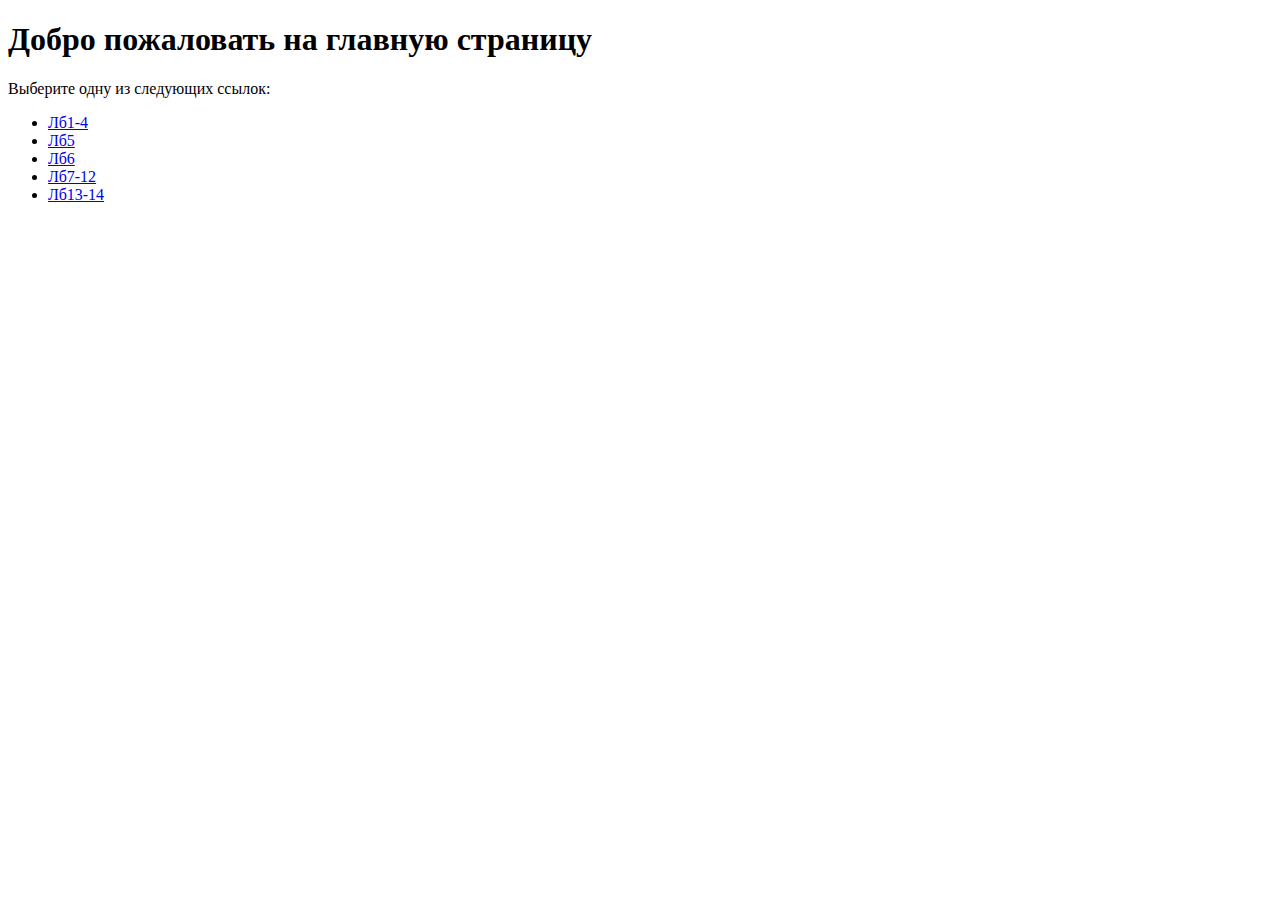
<file: index.html>
<!DOCTYPE html>
<html lang="ru">
<head>
    <meta charset="UTF-8">
    <meta name="viewport" content="width=device-width, initial-scale=1.0">
    <title>Главная страница</title>
</head>
<body>
    <h1>Добро пожаловать на главную страницу</h1>
    <p>Выберите одну из следующих ссылок:</p>
    <ul>
        <li><a href="1-4/first.html">Лб1-4</a></li>
        <li><a href="5/flexstat.html">Лб5</a></li>
        <li><a href="6/flexproc.html">Лб6</a></li>
        <li><a href="7-12/flex.html">Лб7-12</a></li>
        <li><a href="13-14/js.html">Лб13-14</a></li>
    </ul>
</body>
</html>
</file>
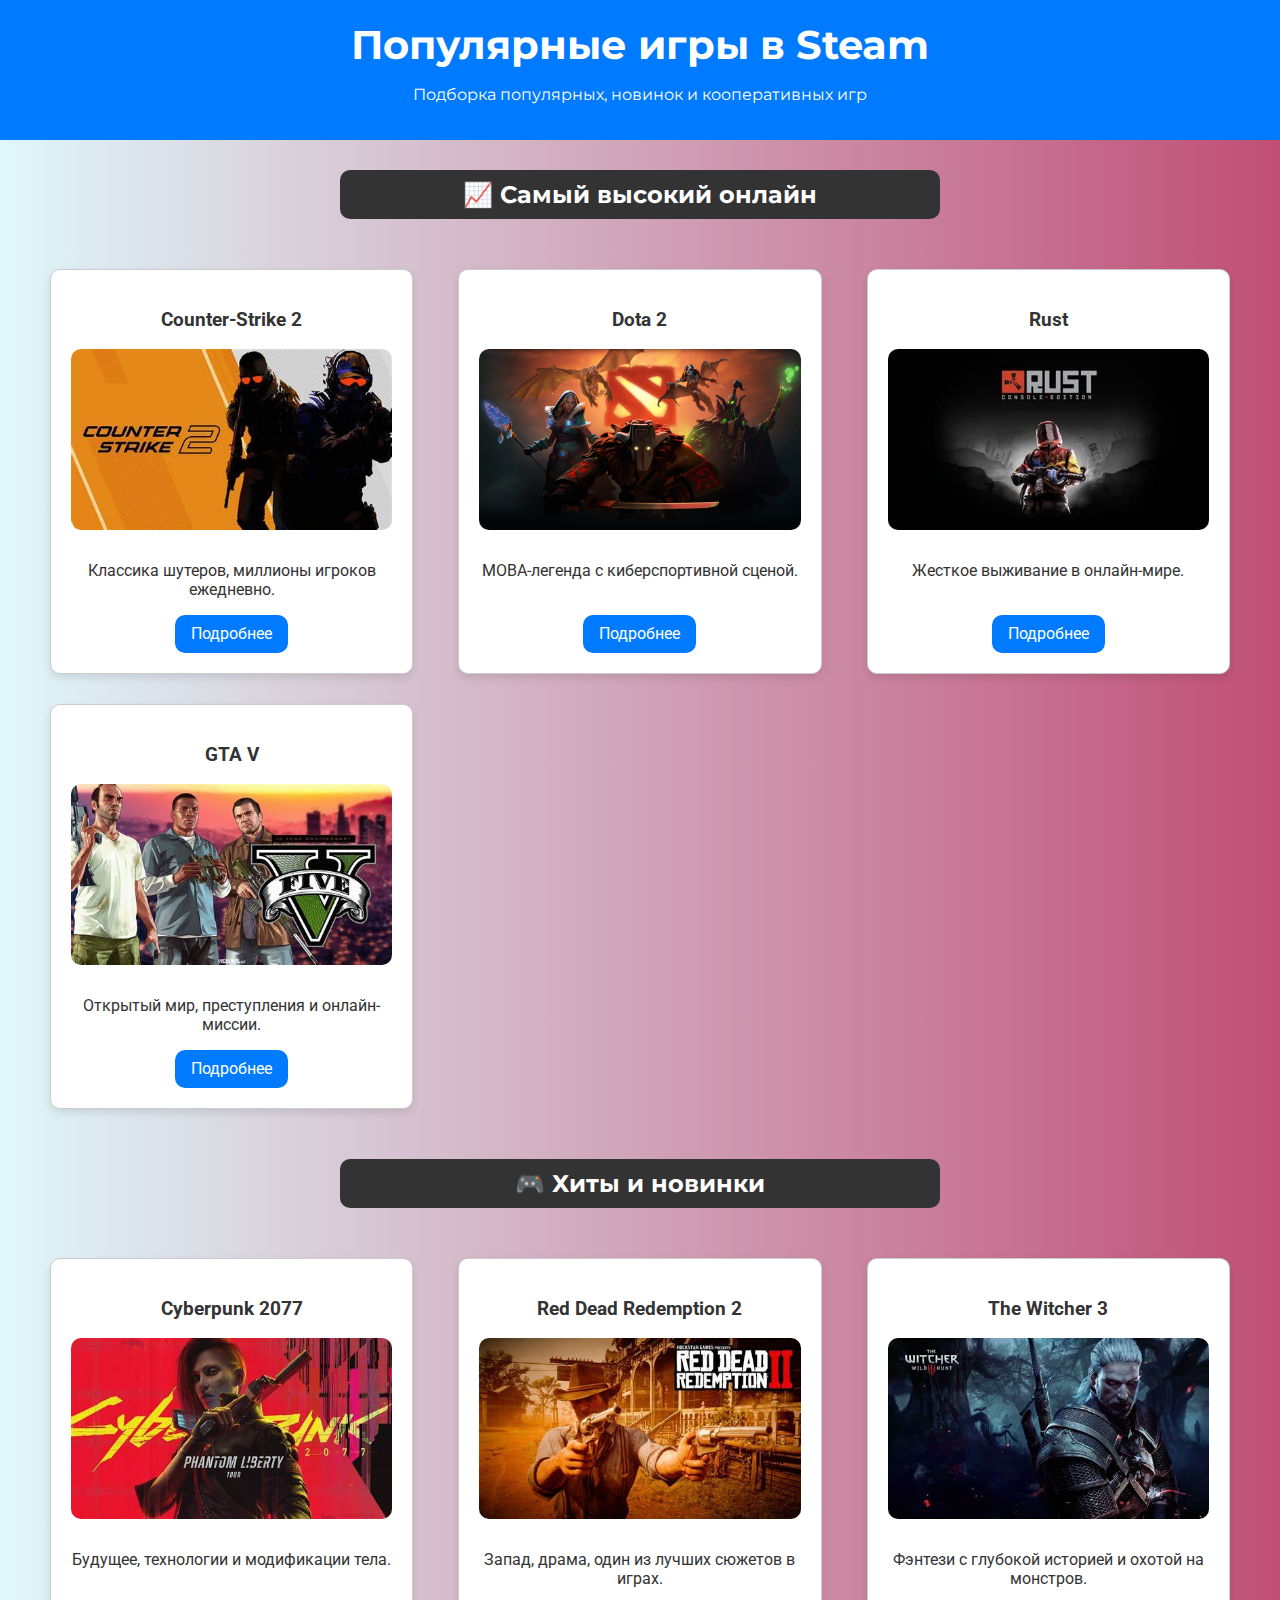
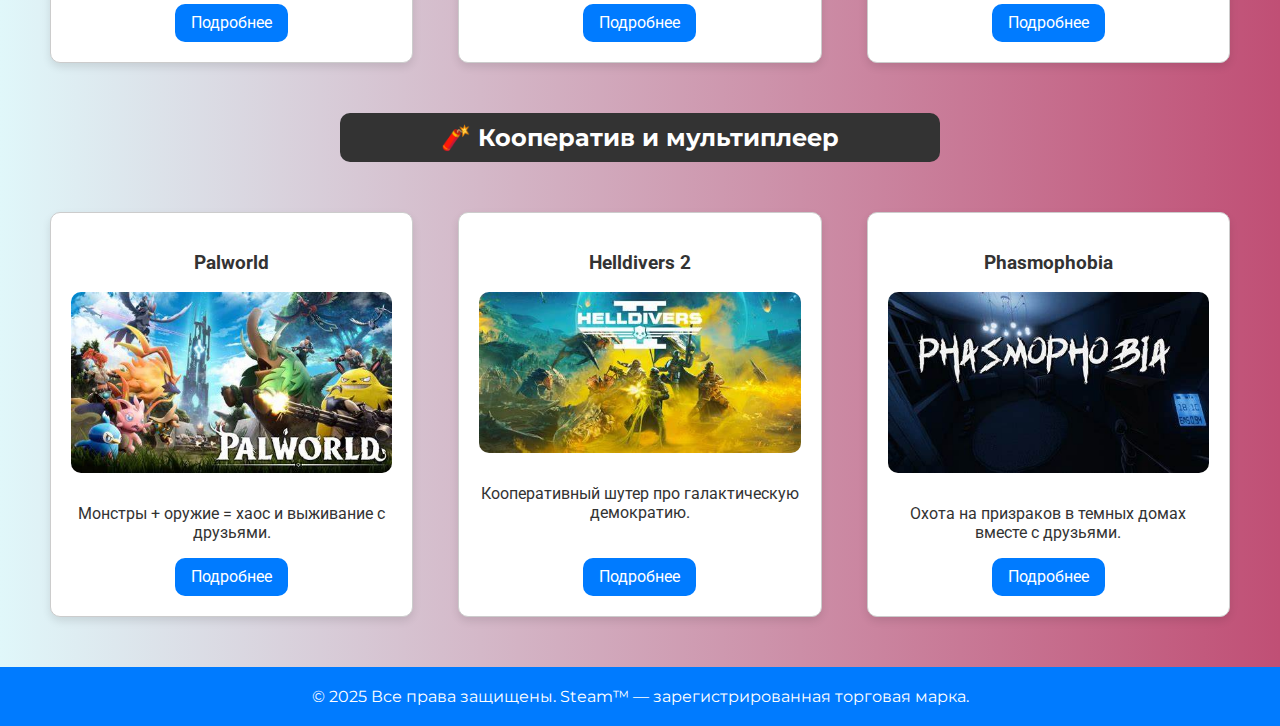
<file: flex%.html>
<!DOCTYPE html>
<html lang="ru">
<head>
  <meta charset="UTF-8">
  <title>Популярные игры в Steam</title>
  <link href="https://fonts.googleapis.com/css2?family=Roboto:wght@400;700&family=Montserrat:wght@400;700&display=swap" rel="stylesheet">
  <style>
      body {
    margin: 0;
    font-family: 'Roboto', sans-serif;
    background: linear-gradient(to right, #e0f7fa, #c04f75);
    color: #333;
    animation: fadeIn 1s;
  }

  * {
    box-sizing: border-box;
  }

  header, footer {
    background-color: #007BFF;
    color: white;
    text-align: center;
    padding: 20px;
    font-family: 'Montserrat', sans-serif;
  }

  h1 {
    margin: 0;
    font-size: 2.5em;
  }

  h2 {
    text-align: center;
    font-family: 'Montserrat', sans-serif;
    margin: 30px auto 10px;
    color: #fff;
    background-color: #333;
    padding: 10px;
    border-radius: var(--base-radius, 10px);
    max-width: 600px;
  }

  .flex-container {
    display: flex;
    flex-wrap: wrap;
    justify-content: space-between;
    gap: 30px;
    padding: var(--base-padding, 20px);
    margin: 30px;
  }

  .flex-item {
    flex: 1 1 calc(33.333% - 30px);
    max-width: calc(33.333% - 30px);
    background-color: #ffffff;
    padding: var(--base-padding, 20px);
    border: 1px solid #ccc;
    border-radius: var(--base-radius, 10px);
    box-shadow: 0 4px 8px rgba(0, 0, 0, 0.1);
    display: flex;
    flex-direction: column;
    align-items: center;
    text-align: center;
    transition: transform 0.3s;
  }

  .flex-item:hover {
    transform: scale(1.05);
  }

  .flex-item img {
    width: 100%;
    height: auto;
    border-radius: var(--base-radius, 10px);
    margin-bottom: 15px;
  }

  .button {
    background-color: #007BFF;
    color: white;
    padding: 0.6em 1em;
    font-size: var(--button-size, 1rem);
    border: none;
    border-radius: var(--base-radius, 10px);
    cursor: pointer;
    text-decoration: none;
    display: inline-block;
    margin-top: auto;
    transition: background-color 0.3s;
  }

    .button:hover {
      background-color: #005bb5;
    }

    @keyframes fadeIn {
      from { opacity: 0; }
      to { opacity: 1; }
    }

    footer p {
      margin: 0;
    }

    .highlight {
      flex-grow: 2;
      order: -1;
    }
  </style>
</head>
<body>

  <header>
    <h1>Популярные игры в Steam</h1>
    <p>Подборка популярных, новинок и кооперативных игр</p>
  </header>

  <!-- Раздел 1 -->
  <h2>📈 Самый высокий онлайн</h2>
  <div class="flex-container">
    <div class="flex-item">
      <h3>Counter-Strike 2</h3>
      <img src="image/Cs2.jpg" alt="Counter-Strike 2">
      <p>Классика шутеров, миллионы игроков ежедневно.</p>
      <a class="button" href="https://store.steampowered.com/app/730/" target="_blank">Подробнее</a>
    </div>
    <div class="flex-item">
      <h3>Dota 2</h3>
      <img src="image/Dota2.jpg" alt="Dota 2">
      <p>MOBA-легенда с киберспортивной сценой.</p>
      <a class="button" href="https://store.steampowered.com/app/570/" target="_blank">Подробнее</a>
    </div>
    <div class="flex-item">
      <h3>Rust</h3>
      <img src="image/Rust.jpg" alt="Rust">
      <p>Жесткое выживание в онлайн-мире.</p>
      <a class="button" href="https://store.steampowered.com/app/252490/" target="_blank">Подробнее</a>
    </div>
    <div class="flex-item">
      <h3>GTA V</h3>
      <img src="image/Gta5.jpg" alt="GTA V">
      <p>Открытый мир, преступления и онлайн-миссии.</p>
      <a class="button" href="https://store.steampowered.com/app/271590/" target="_blank">Подробнее</a>
    </div>
  </div>

  <!-- Раздел 2 -->
  <h2>🎮 Хиты и новинки</h2>
  <div class="flex-container">
    <div class="flex-item">
      <h3>Cyberpunk 2077</h3>
      <img src="image/2077.jpg" alt="Cyberpunk 2077">
      <p>Будущее, технологии и модификации тела.</p>
      <a class="button" href="https://store.steampowered.com/app/1091500/" target="_blank">Подробнее</a>
    </div>
    <div class="flex-item">
      <h3>Red Dead Redemption 2</h3>
      <img src="image/Rdr2.jpg" alt="Red Dead Redemption 2">
      <p>Запад, драма, один из лучших сюжетов в играх.</p>
      <a class="button" href="https://store.steampowered.com/app/1174180/" target="_blank">Подробнее</a>
    </div>
    <div class="flex-item">
      <h3>The Witcher 3</h3>
      <img src="image/Witcher 3.jpg" alt="The Witcher 3">
      <p>Фэнтези с глубокой историей и охотой на монстров.</p>
      <a class="button" href="https://store.steampowered.com/app/292030/" target="_blank">Подробнее</a>
    </div>
  </div>

  <!-- Раздел 3 -->
  <h2>🧨 Кооператив и мультиплеер</h2>
  <div class="flex-container">
    <div class="flex-item">
      <h3>Palworld</h3>
      <img src="image/Palword.jpg" alt="Palworld">
      <p>Монстры + оружие = хаос и выживание с друзьями.</p>
      <a class="button" href="https://store.steampowered.com/app/1623730/" target="_blank">Подробнее</a>
    </div>
    <div class="flex-item">
      <h3>Helldivers 2</h3>
      <img src="image/Helldrivers 2.jpg" alt="Helldivers 2">
      <p>Кооперативный шутер про галактическую демократию.</p>
      <a class="button" href="https://store.steampowered.com/app/553850/" target="_blank">Подробнее</a>
    </div>
    <div class="flex-item">
      <h3>Phasmophobia</h3>
      <img src="image/Phasma.jpg" alt="Phasmophobia">
      <p>Охота на призраков в темных домах вместе с друзьями.</p>
      <a class="button" href="https://store.steampowered.com/app/739630/" target="_blank">Подробнее</a>
    </div>
  </div>

  <footer>
    <p>© 2025 Все права защищены. Steam™ — зарегистрированная торговая марка.</p>
  </footer>

</body>
</html>
</file>
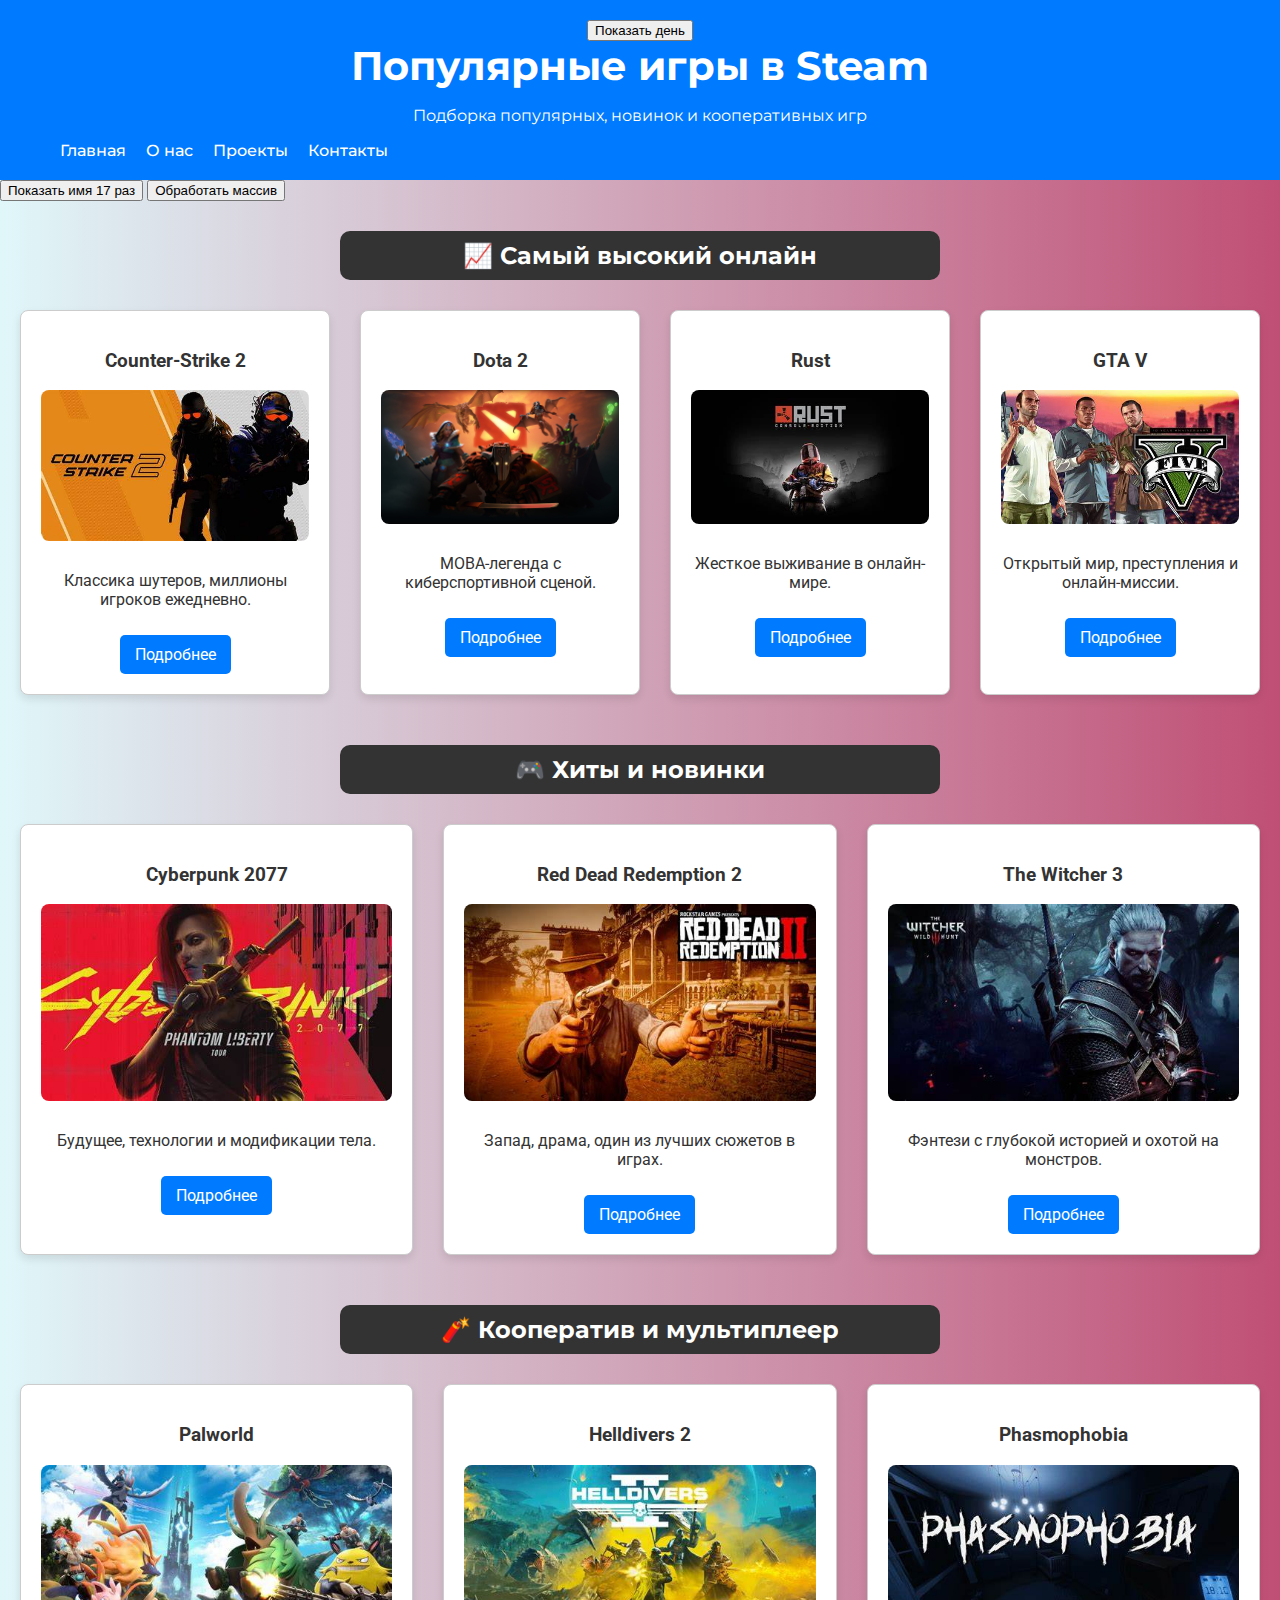
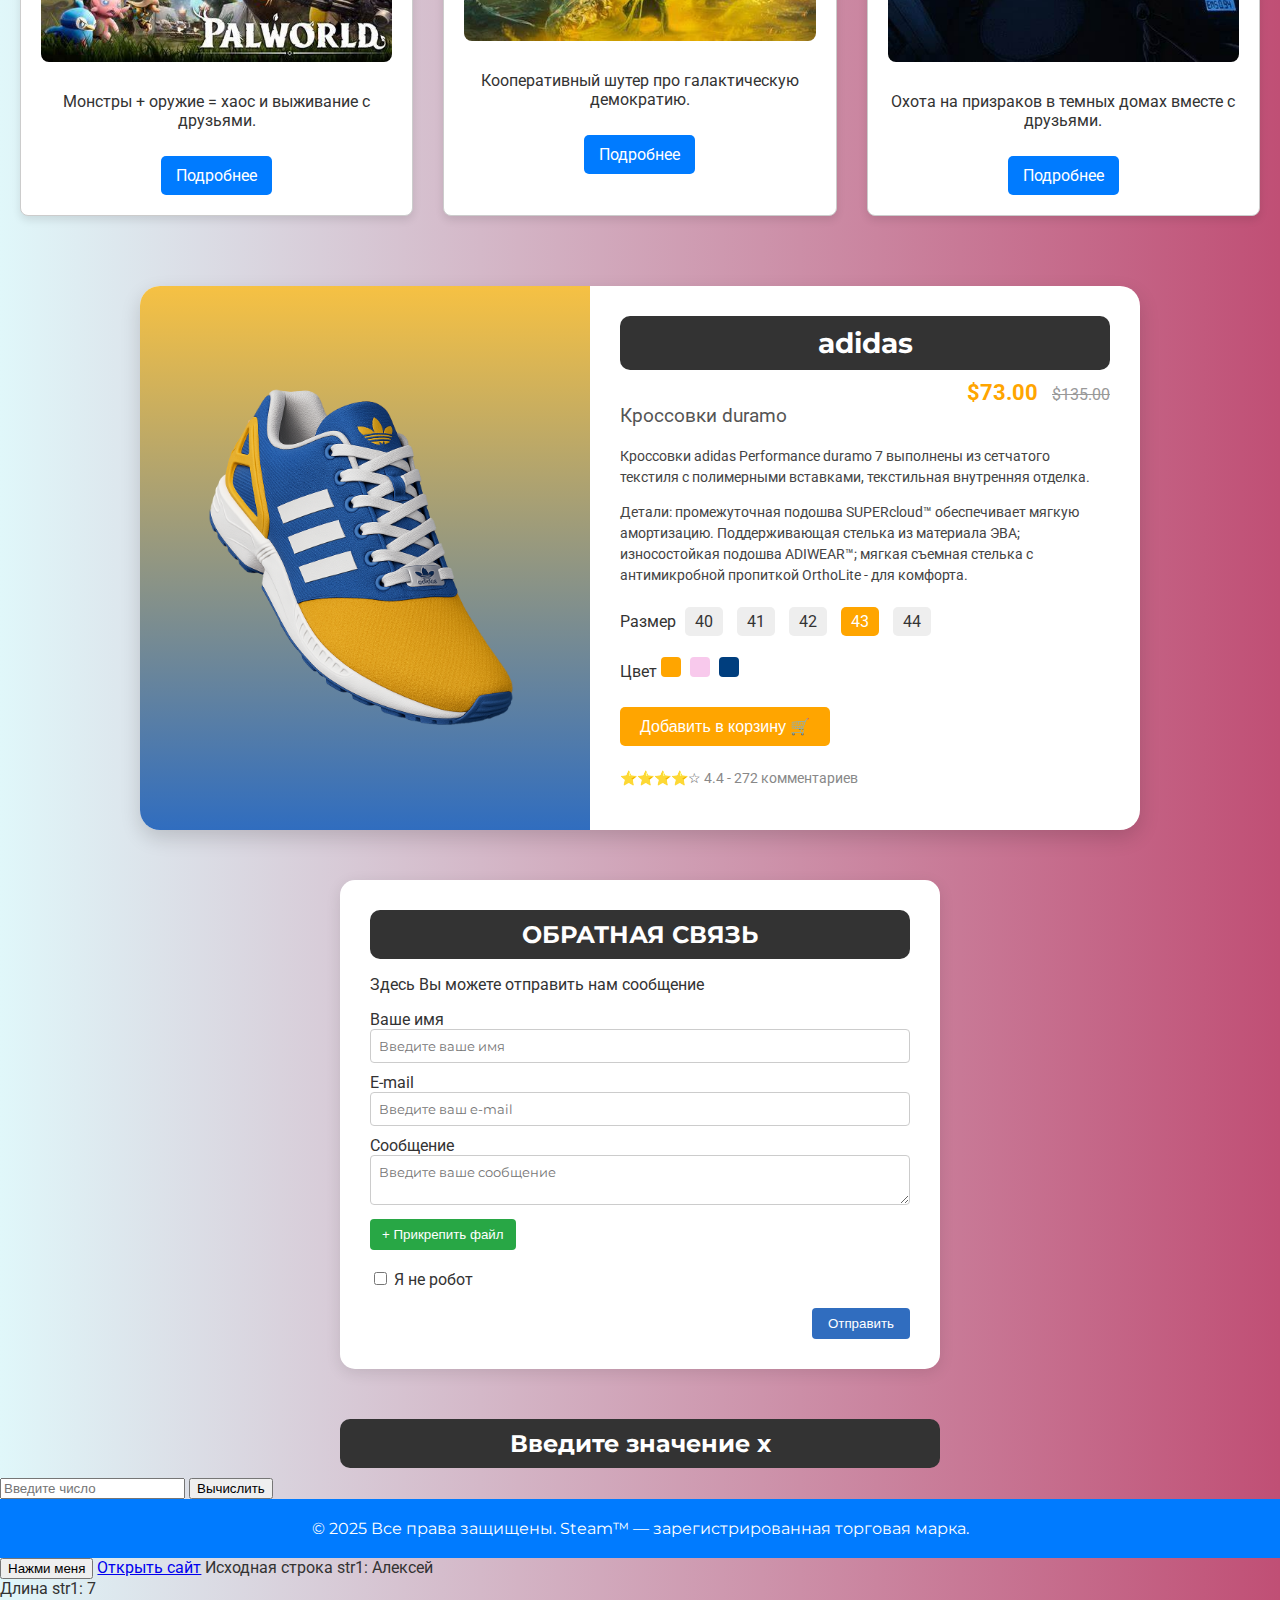
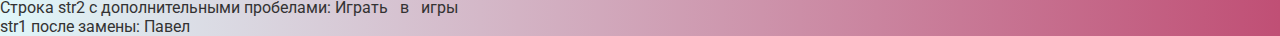
<file: flex.html>
<!DOCTYPE html>
<html lang="ru">
<head>
  <meta charset="UTF-8">
  <meta name="viewport" content="width=device-width, initial-scale=1.0">
  <title>Популярные игры в Steam</title>
  <link href="https://fonts.googleapis.com/css2?family=Roboto:wght@400;700&family=Montserrat:wght@400;700&display=swap" rel="stylesheet">
  <style>
    body {
      margin: 0;
      font-family: 'Roboto', sans-serif;
      background: linear-gradient(to right, #e0f7fa, #c04f75);
      color: #333;
      animation: fadeIn 1s;
    }

    * {
      box-sizing: border-box;
    }

    header, footer {
      background-color: #007BFF;
      color: white;
      text-align: center;
      padding: 20px;
      font-family: 'Montserrat', sans-serif;
    }

    h1 {
      margin: 0;
      font-size: 2.5em;
    }

    h2 {
      text-align: center;
      font-family: 'Montserrat', sans-serif;
      margin: 30px 0 10px;
      color: #fff;
      background-color: #333;
      padding: 10px;
      border-radius: 10px;
      max-width: 600px;
      margin-left: auto;
      margin-right: auto;
    }

    .flex-container {
      display: flex;
      flex-wrap: wrap;
      flex-direction: row;
      flex-flow: row wrap;
      justify-content: center;
      align-content: flex-start;
      align-items: stretch;
      column-gap: 30px;
      gap: 30px;
      padding: 20px;
    }

    .flex-item {
      flex: 1 1 250px;
      align-self: stretch;
      order: 0;

      background-color: #ffffff;
      padding: 20px;
      border: 1px solid #ccc;
      border-radius: 8px;
      box-shadow: 0 4px 8px rgba(0, 0, 0, 0.1);
      text-align: center;
      min-width: 200px;
      transition: transform 0.3s;
    }

    .flex-item:hover {
      transform: scale(1.05);
    }

    .flex-item img {
      width: 100%;
      border-radius: 8px;
      margin-bottom: 10px;
    }

    .button {
      background-color: #007BFF;
      color: white;
      padding: 10px 15px;
      border: none;
      border-radius: 5px;
      cursor: pointer;
      text-decoration: none;
      display: inline-block;
      margin-top: 10px;
      transition: background-color 0.3s;
    }
    
    .button_yellow {
      background-color: rgb(232, 220, 5);
      color: white;
      padding: 10px 15px;
      border: none;
    }

    .button:hover {
      background-color: #005bb5;
    }

    @keyframes fadeIn {
      from { opacity: 0; }
      to { opacity: 1; }
    }

    footer p {
      margin: 0;
    }

    .highlight {
      flex-grow: 2;
      order: -1;
    }
    .nav-container {
  display: flex;
  justify-content: space-between;
  align-items: center;
  max-width: 1200px;
  margin: auto;
  padding: 0 20px;
}

.logo {
  font-size: 1.5em;
  font-weight: bold;
}

.nav-links {
  display: flex;
  gap: 20px;
}

.nav-links a {
  color: white;
  text-decoration: none;
  font-weight: 500;
  transition: color 0.3s;
}

.nav-links a:hover {
  color: #cceeff;
}

.burger {
  display: none;
  flex-direction: column;
  cursor: pointer;
  gap: 5px;
}

.burger span {
  height: 3px;
  width: 25px;
  background-color: white;
  border-radius: 3px;
}

@media (max-width: 768px) {
  .nav-links {
    position: absolute;
    top: 70px;
    left: 0;
    width: 100%;
    background-color: #007BFF;
    flex-direction: column;
    align-items: center;
    display: none;
    gap: 15px;
    padding: 20px 0;
  }
  @media (max-width: 576px) {
  h1 {
    font-size: 1.8em;
  }

  h2 {
    font-size: 1.2em;
    padding: 8px;
  }

  .nav-container {
    flex-direction: column;
    align-items: flex-start;
  }

  .product-card {
    flex-direction: column;
  }

  .product-image,
  .product-info {
    flex: 1 1 100%;
    padding: 20px;
  }

  .feedback-form {
    margin: 20px 10px;
    padding: 20px;
  }

  .flex-item {
    flex: 1 1 100%;
  }

  .nav-links {
    top: 120px; /* чуть больше, чтобы не налезало на заголовок */
  }

  .button,
  .add-to-cart,
  .submit-button,
  .attach-button {
    width: 100%;
    font-size: 1em;
  }

  .product-info h2 {
    font-size: 1.5em;
  }

  .desc {
    font-size: 13px;
  }

  .price strong {
    font-size: 20px;
  }
}
  .nav-links.active {
    display: flex;
  }

  .burger {
    display: flex;
  }
}
.burger {
  z-index: 1100;
}
.nav-links {
  z-index: 1000;
}
/* Product Card */
.product-card {
  max-width: 1000px;
  margin: 50px auto;
  display: flex;
  flex-wrap: wrap;
  background: white;
  border-radius: 20px;
  overflow: hidden;
  box-shadow: 0 8px 20px rgba(0,0,0,0.15);
}

.product-image {
  flex: 1 1 400px;
  background: linear-gradient(to top, #306dbf, #f6c143);
  padding: 40px;
  display: flex;
  align-items: center;
  justify-content: center;
}

.product-image img {
  max-width: 100%;
  height: auto;
}

.product-info {
  flex: 1 1 500px;
  padding: 30px;
}

.product-info h2 {
  font-size: 28px;
  margin-top: 0;
}

.price {
  text-align: right;
}

.price strong {
  color: orange;
  font-size: 22px;
}

.old-price {
  text-decoration: line-through;
  color: #999;
  margin-left: 10px;
}

.product-info h3 {
  margin-top: 0;
  font-weight: normal;
  color: #555;
}

.desc {
  font-size: 14px;
  line-height: 1.5;
  color: #444;
}

.size {
  display: inline-block;
  background: #eee;
  padding: 5px 10px;
  margin: 5px;
  border-radius: 5px;
}

.size.selected {
  background: orange;
  color: white;
}

.color {
  display: inline-block;
  width: 20px;
  height: 20px;
  border-radius: 4px;
  margin-right: 5px;
}

.color-orange { background: orange; }
.color-pink { background: #f8c9ec; }
.color-blue { background: #003e7e; }

.add-to-cart {
  background: orange;
  border: none;
  color: white;
  padding: 10px 20px;
  border-radius: 5px;
  font-size: 16px;
  cursor: pointer;
  margin: 10px 0;
}

.rating {
  color: #555;
  font-size: 14px;
}

.rating span {
  color: #888;
}

/* Feedback Form */
.feedback-form {
  max-width: 600px;
  margin: 50px auto;
  background: white;
  padding: 30px;
  border-radius: 15px;
  box-shadow: 0 4px 15px rgba(0,0,0,0.1);
}

.feedback-form h2 {
  text-align: center;
  margin-top: 0;
}

.feedback-form input[type="text"],
.feedback-form input[type="email"],
.feedback-form textarea {
  width: 100%;
  padding: 8px;
  margin-bottom: 10px;
  border: 1px solid #ccc;
  border-radius: 4px;
  font-family: 'Montserrat', sans-serif;
}

.attach-button {
  background-color: #28a745;
  color: white;
  padding: 8px 12px;
  border: none;
  border-radius: 4px;
  cursor: pointer;
}

.submit-wrap {
  text-align: right;
}

.submit-button {
  background-color: #306dbf;
  color: white;
  padding: 8px 16px;
  border: none;
  border-radius: 4px;
  cursor: pointer;
}
  </style>
</head>
<body>
  <header>
    <button onclick="showDay()">Показать день</button>
    <h1>Популярные игры в Steam</h1>
    <p>Подборка популярных, новинок и кооперативных игр</p>
    <div class="nav-container">
      <nav class="nav-links" id="navLinks">
        <a href="#">Главная</a>
        <a href="#">О нас</a>
        <a href="#">Проекты</a>
        <a href="#">Контакты</a>
      </nav>
      <div class="burger" id="burger">
        <span></span>
        <span></span>
        <span></span>
      </div>
    </div>
  </header>

  <button onclick="printName()">Показать имя 17 раз</button>
  <button onclick="arrayOps()">Обработать массив</button>
  <!-- Раздел 1 -->
  <h2>📈 Самый высокий онлайн</h2>
  <div class="flex-container">
    <div class="flex-item highlight">
      <h3>Counter-Strike 2</h3>
      <img src="image/Cs2.jpg" alt="Counter-Strike 2">
      <p>Классика шутеров, миллионы игроков ежедневно.</p>
      <a class="button" href="https://store.steampowered.com/app/730/" target="_blank">Подробнее</a>
    </div>
    <div class="flex-item">
      <h3>Dota 2</h3>
      <img src="image/Dota2.jpg" alt="Dota 2">
      <p>MOBA-легенда с киберспортивной сценой.</p>
      <a class="button" href="https://store.steampowered.com/app/570/" target="_blank">Подробнее</a>
    </div>
    <div class="flex-item">
      <h3>Rust</h3>
      <img src="image/Rust.jpg" alt="Rust">
      <p>Жесткое выживание в онлайн-мире.</p>
      <a class="button" href="https://store.steampowered.com/app/252490/" target="_blank">Подробнее</a>
    </div>
    <div class="flex-item">
      <h3>GTA V</h3>
      <img src="image/Gta5.jpg" alt="GTA V">
      <p>Открытый мир, преступления и онлайн-миссии.</p>
      <a class="button" href="https://store.steampowered.com/app/271590/" target="_blank">Подробнее</a>
    </div>
  </div>

  <!-- Раздел 2 -->
  <h2>🎮 Хиты и новинки</h2>
  <div class="flex-container">
    <div class="flex-item">
      <h3>Cyberpunk 2077</h3>
      <img src="image/2077.jpg" alt="Cyberpunk 2077">
      <p>Будущее, технологии и модификации тела.</p>
      <a class="button" href="https://store.steampowered.com/app/1091500/" target="_blank">Подробнее</a>
    </div>
    <div class="flex-item">
      <h3>Red Dead Redemption 2</h3>
      <img src="image/Rdr2.jpg" alt="Red Dead Redemption 2">
      <p>Запад, драма, один из лучших сюжетов в играх.</p>
      <a class="button" href="https://store.steampowered.com/app/1174180/" target="_blank">Подробнее</a>
    </div>
    <div class="flex-item">
      <h3>The Witcher 3</h3>
      <img src="image/Witcher3.jpg" alt="The Witcher 3">
      <p>Фэнтези с глубокой историей и охотой на монстров.</p>
      <a class="button" href="https://store.steampowered.com/app/292030/" target="_blank">Подробнее</a>
    </div>
  </div>

  <!-- Раздел 3 -->
  <h2>🧨 Кооператив и мультиплеер</h2>
  <div class="flex-container">
    <div class="flex-item">
      <h3>Palworld</h3>
      <img src="image/Palword.jpg" alt="Palworld">
      <p>Монстры + оружие = хаос и выживание с друзьями.</p>
      <a class="button" href="https://store.steampowered.com/app/1623730/" target="_blank">Подробнее</a>
    </div>
    <div class="flex-item">
      <h3>Helldivers 2</h3>
      <img src="image/Helldrivers2.jpg" alt="Helldivers 2">
      <p>Кооперативный шутер про галактическую демократию.</p>
      <a class="button" href="https://store.steampowered.com/app/553850/" target="_blank">Подробнее</a>
    </div>
    <div class="flex-item">
      <h3>Phasmophobia</h3>
      <img src="image/Phasma.jpg" alt="Phasmophobia">
      <p>Охота на призраков в темных домах вместе с друзьями.</p>
      <a class="button" href="https://store.steampowered.com/app/739630/" target="_blank">Подробнее</a>
    </div>
  </div>
  
  <!-- Adidas Product Section -->
  <section class="product-card">
    <div class="product-image">
      <img src="image/Кроссовок.png" alt="Adidas Duramo">
    </div>
    <div class="product-info">
      <h2>adidas</h2>
      <div class="price">
        <strong>$73.00</strong>
        <span class="old-price">$135.00</span>
      </div>
      <h3>Кроссовки duramo</h3>
      <p class="desc">Кроссовки adidas Performance duramo 7 выполнены из сетчатого текстиля с полимерными вставками, текстильная внутренняя отделка.</p>
      <p class="desc">Детали: промежуточная подошва SUPERcloud™ обеспечивает мягкую амортизацию. Поддерживающая стелька из материала ЭВА; износостойкая подошва ADIWEAR™; мягкая съемная стелька с антимикробной пропиткой OrthoLite - для комфорта.</p>
      
      <p>Размер
        <span class="size">40</span>
        <span class="size">41</span>
        <span class="size">42</span>
        <span class="size selected">43</span>
        <span class="size">44</span>
      </p>
  
      <p>Цвет
        <span class="color color-orange"></span>
        <span class="color color-pink"></span>
        <span class="color color-blue"></span>
      </p>
  
      <button class="add-to-cart">Добавить в корзину 🛒</button>
      <p class="rating">⭐⭐⭐⭐☆ <span>4.4 - 272 комментариев</span></p>
    </div>
  </section>
  
  <!-- Feedback Form -->
  <section class="feedback-form">
    <h2>ОБРАТНАЯ СВЯЗЬ</h2>
    <p>Здесь Вы можете отправить нам сообщение</p>
    <form>
      <label>Ваше имя</label><br>
      <input type="text" placeholder="Введите ваше имя"><br>
      <label>E-mail</label><br>
      <input type="email" placeholder="Введите ваш e-mail"><br>
      <label>Сообщение</label><br>
      <textarea placeholder="Введите ваше сообщение"></textarea><br>
      <button type="button" class="attach-button">+ Прикрепить файл</button><br><br>
      <label><input type="checkbox"> Я не робот</label><br><br>
      <div class="submit-wrap">
        <button type="submit" class="submit-button">Отправить</button>
      </div>
    </form>
  </section>
  
  <h2>Введите значение x</h2>
  <input type="text" id="inputX" placeholder="Введите число" />
  <button id="calcBtn">Вычислить</button>

  <div id="result"></div>

  <footer>
    <p>© 2025 Все права защищены. Steam™ — зарегистрированная торговая марка.</p>
  </footer>
  <script src="script.js"></script>
  <script src="calc.js"></script>
  <script defer>
    console.log("Инлайн-скрипт с defer в head");
  </script>
  <body onload="alert('Страница загружена!')">
    <button onclick="alert('Нажата кнопка!')">Нажми меня</button>
    <a href="https://example.com" target="_blank" onclick="console.log('Ссылка нажата!')">Открыть сайт</a>
    <script>
      function showDay() {
    const today = new Date();
    const day = today.getDate();
    alert("Сегодня " + day + "-е число месяца");
  }

  function printName() {
    const surname = "Лабович";
    const name = "Алексей";
    const times = 17;
    let output = "";
    for (let i = 0; i < times; i++) {
      output += surname + " " + name + "\n";
    }
    alert(output);
  }

  let str1 = "Алексей";
  let str2 = "Играть в игры";
  const length = str1.length;
  const spaced = str2.replace(/ /g, "&nbsp;&nbsp;&nbsp;");
  const replaced = str1.replace("Алексей", "Павел");
  document.write(
    "Исходная строка str1: " + str1 + "<br>" +
    "Длина str1: " + length + "<br>" +
    "Строка str2 с дополнительными пробелами: " + spaced + "<br>" +
    "str1 после замены: " + replaced
  );

  function arrayOps() {
  const arr = [];
  for (let i = 0; i < 5; i++) {
    arr.push(Math.floor(Math.random() * 21) - 10);
  }
  const positiveSum = arr.reduce((sum, num) => num > 0 ? sum + num : sum, 0);
  alert("Массив: [" + arr.join(", ") + "]");
  arr.sort((a, b) => a - b);
  alert(
    "Массив после сортировки: [" + arr.join(", ") + "]\n" +
    "Сумма положительных элементов: " + positiveSum
  );
}

document.getElementById("calcBtn").addEventListener("click", () => {
      const inputValue = document.getElementById("inputX").value.trim();
      const x = Number(inputValue);

      if (inputValue === "" || isNaN(x)) {
        alert("Ошибка: введите корректное числовое значение");
        document.getElementById("result").textContent = "";
        return;
      }

      const y = calcY(x);

      if (y !== null) {
        document.getElementById("result").textContent = `При x = ${x}, y = ${y.toFixed(4)}`;
      } else {
        document.getElementById("result").textContent = "Ошибка вычисления.";
      }
    });
    </script>        
</body>
</html>
</file>
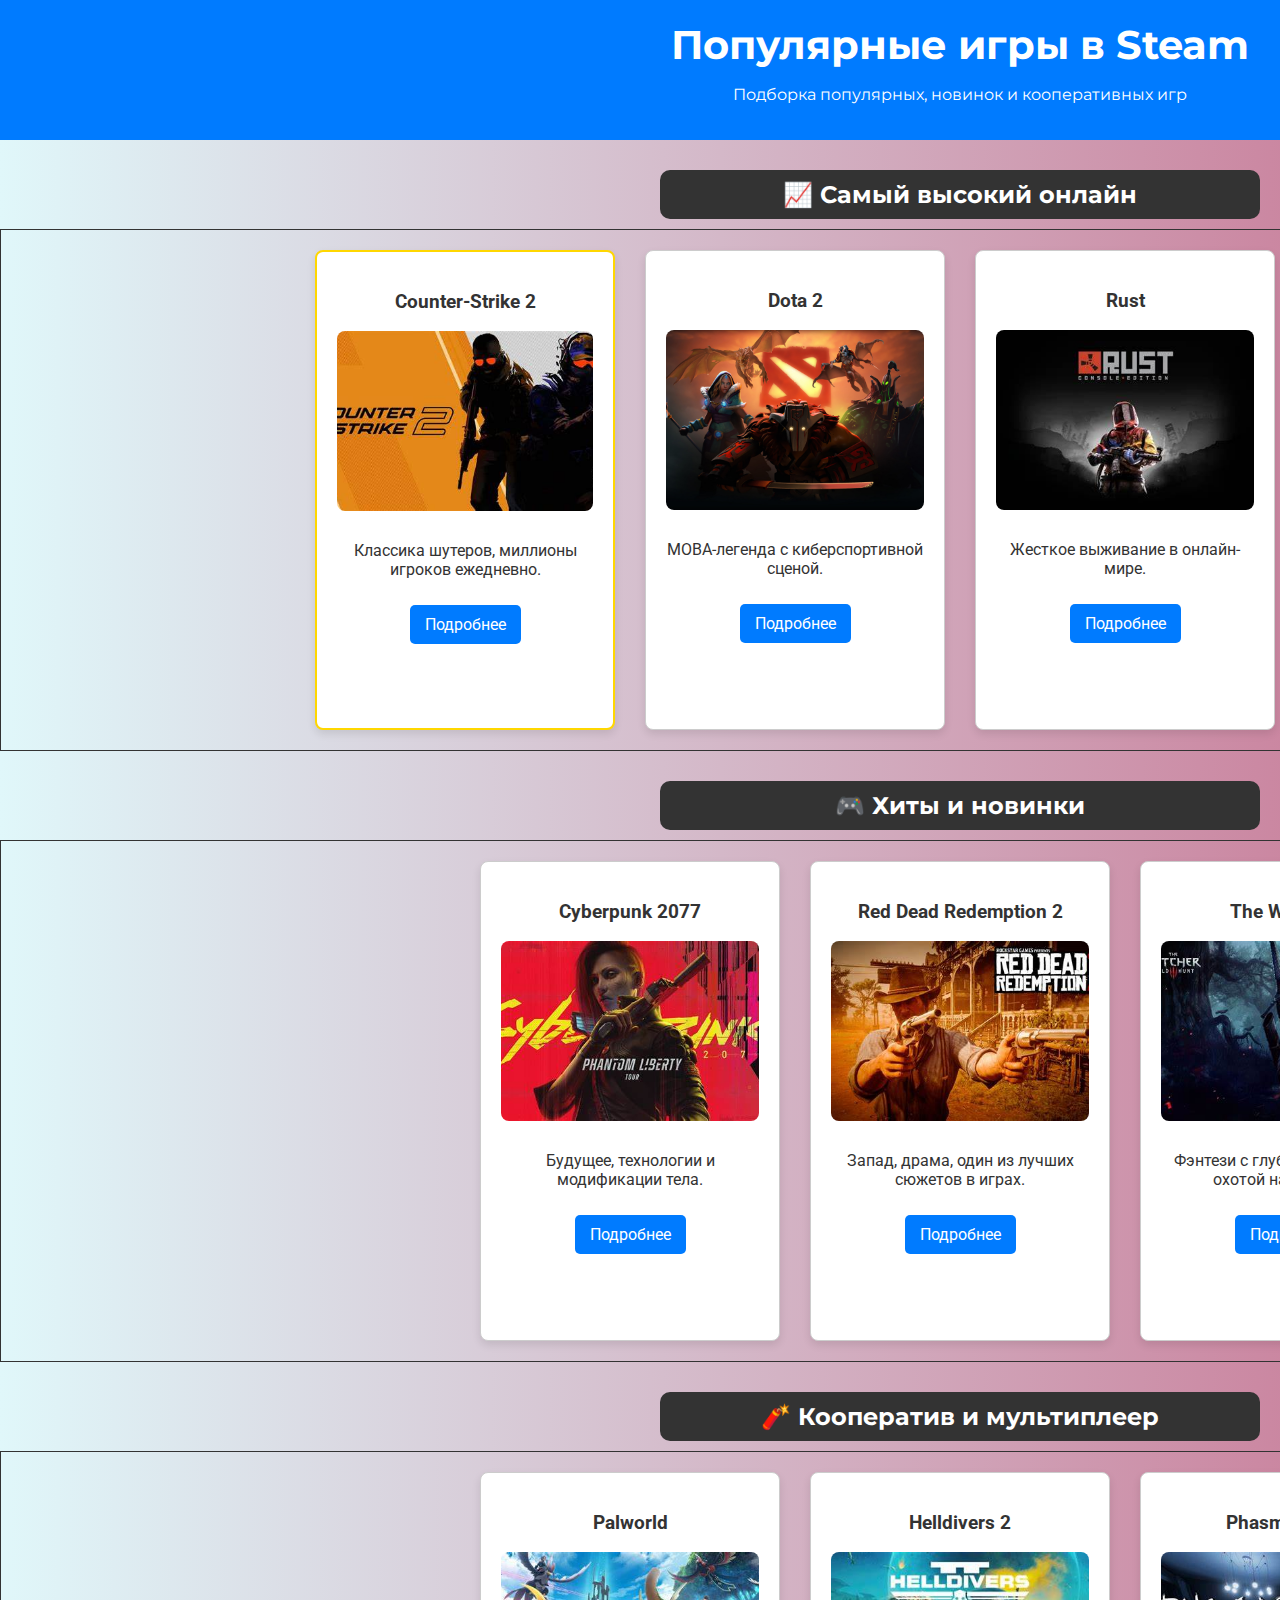
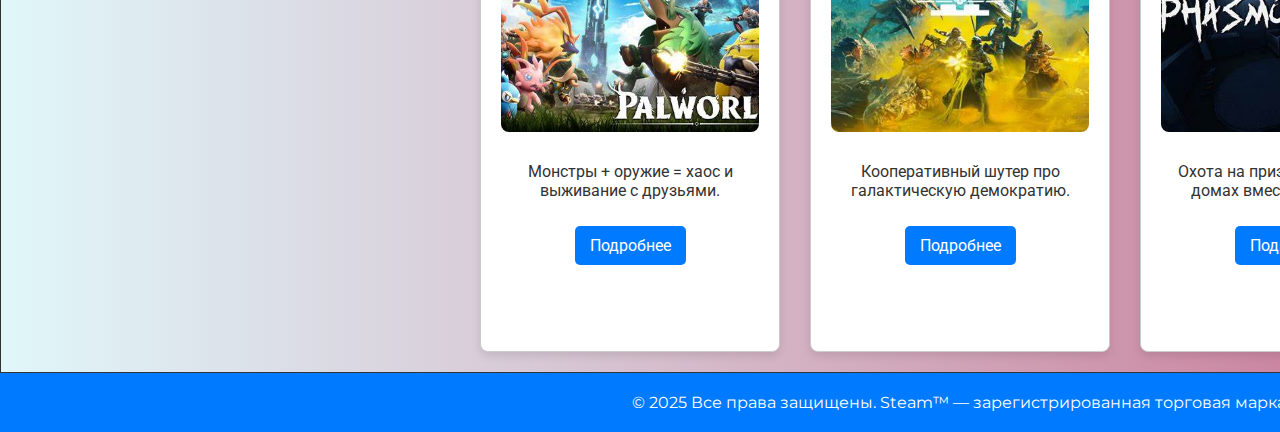
<file: flexstat.html>
<!DOCTYPE html>
<html lang="ru">
<head>
  <meta charset="UTF-8">
  <title>Популярные игры в Steam</title>
  <link href="https://fonts.googleapis.com/css2?family=Roboto:wght@400;700&family=Montserrat:wght@400;700&display=swap" rel="stylesheet">
  <style>
    html, body {
      margin: 0;
      padding: 0;
      width: 1920px;
      height: 1080px;
      font-family: 'Roboto', sans-serif;
      background: linear-gradient(to right, #e0f7fa, #c04f75);
      color: #333;
    }

    * {
      box-sizing: border-box;
    }

    header, footer {
      width: 1920px;
      background-color: #007BFF;
      color: white;
      text-align: center;
      padding: 20px;
      font-family: 'Montserrat', sans-serif;
    }

    h1 {
      margin: 0;
      font-size: 2.5em;
    }

    h2 {
      text-align: center;
      font-family: 'Montserrat', sans-serif;
      margin: 30px auto 10px;
      color: #fff;
      background-color: #333;
      padding: 10px;
      border-radius: 10px;
      width: 600px;
    }

    .flex-container {
      display: flex;
      flex-direction: row;
      gap: 30px;
      padding: 20px;
      width: 1920px;
      border: 1px solid #333;
      justify-content: center;
    }

    .flex-item {
      width: 300px;
      height: 480px;
      background-color: #ffffff;
      padding: 20px;
      border: 1px solid #ccc;
      border-radius: 8px;
      box-shadow: 0 4px 8px rgba(0, 0, 0, 0.1);
      text-align: center;
      transition: transform 0.3s;
    }

    .flex-item:hover {
      transform: scale(1.05);
    }

    .flex-item img {
      width: 100%;
      height: 180px;
      border-radius: 8px;
      margin-bottom: 10px;
      object-fit: cover;
    }

    .button {
      background-color: #007BFF;
      color: white;
      padding: 10px 15px;
      border: none;
      border-radius: 5px;
      cursor: pointer;
      text-decoration: none;
      display: inline-block;
      margin-top: 10px;
      transition: background-color 0.3s;
    }

    .button:hover {
      background-color: #005bb5;
    }

    footer p {
      margin: 0;
    }

    .highlight {
      border: 2px solid gold;
    }
  </style>
</head>
<body>

  <header>
    <h1>Популярные игры в Steam</h1>
    <p>Подборка популярных, новинок и кооперативных игр</p>
  </header>

  <!-- Раздел 1 -->
  <h2>📈 Самый высокий онлайн</h2>
  <div class="flex-container">
    <div class="flex-item highlight">
      <h3>Counter-Strike 2</h3>
      <img src="image/Cs2.jpg" alt="Counter-Strike 2">
      <p>Классика шутеров, миллионы игроков ежедневно.</p>
      <a class="button" href="https://store.steampowered.com/app/730/" target="_blank">Подробнее</a>
    </div>
    <div class="flex-item">
      <h3>Dota 2</h3>
      <img src="image/Dota2.jpg" alt="Dota 2">
      <p>MOBA-легенда с киберспортивной сценой.</p>
      <a class="button" href="https://store.steampowered.com/app/570/" target="_blank">Подробнее</a>
    </div>
    <div class="flex-item">
      <h3>Rust</h3>
      <img src="image/Rust.jpg" alt="Rust">
      <p>Жесткое выживание в онлайн-мире.</p>
      <a class="button" href="https://store.steampowered.com/app/252490/" target="_blank">Подробнее</a>
    </div>
    <div class="flex-item">
      <h3>GTA V</h3>
      <img src="image/Gta5.jpg" alt="GTA V">
      <p>Открытый мир, преступления и онлайн-миссии.</p>
      <a class="button" href="https://store.steampowered.com/app/271590/" target="_blank">Подробнее</a>
    </div>
  </div>

  <!-- Раздел 2 -->
  <h2>🎮 Хиты и новинки</h2>
  <div class="flex-container">
    <div class="flex-item">
      <h3>Cyberpunk 2077</h3>
      <img src="image/2077.jpg" alt="Cyberpunk 2077">
      <p>Будущее, технологии и модификации тела.</p>
      <a class="button" href="https://store.steampowered.com/app/1091500/" target="_blank">Подробнее</a>
    </div>
    <div class="flex-item">
      <h3>Red Dead Redemption 2</h3>
      <img src="image/Rdr2.jpg" alt="Red Dead Redemption 2">
      <p>Запад, драма, один из лучших сюжетов в играх.</p>
      <a class="button" href="https://store.steampowered.com/app/1174180/" target="_blank">Подробнее</a>
    </div>
    <div class="flex-item">
      <h3>The Witcher 3</h3>
      <img src="image/Witcher 3.jpg" alt="The Witcher 3">
      <p>Фэнтези с глубокой историей и охотой на монстров.</p>
      <a class="button" href="https://store.steampowered.com/app/292030/" target="_blank">Подробнее</a>
    </div>
  </div>

  <!-- Раздел 3 -->
  <h2>🧨 Кооператив и мультиплеер</h2>
  <div class="flex-container">
    <div class="flex-item">
      <h3>Palworld</h3>
      <img src="image/Palword.jpg" alt="Palworld">
      <p>Монстры + оружие = хаос и выживание с друзьями.</p>
      <a class="button" href="https://store.steampowered.com/app/1623730/" target="_blank">Подробнее</a>
    </div>
    <div class="flex-item">
      <h3>Helldivers 2</h3>
      <img src="image/Helldrivers 2.jpg" alt="Helldivers 2">
      <p>Кооперативный шутер про галактическую демократию.</p>
      <a class="button" href="https://store.steampowered.com/app/553850/" target="_blank">Подробнее</a>
    </div>
    <div class="flex-item">
      <h3>Phasmophobia</h3>
      <img src="image/Phasma.jpg" alt="Phasmophobia">
      <p>Охота на призраков в темных домах вместе с друзьями.</p>
      <a class="button" href="https://store.steampowered.com/app/739630/" target="_blank">Подробнее</a>
    </div>
  </div>

  <footer>
    <p>© 2025 Все права защищены. Steam™ — зарегистрированная торговая марка.</p>
  </footer>

</body>
</html>
</file>
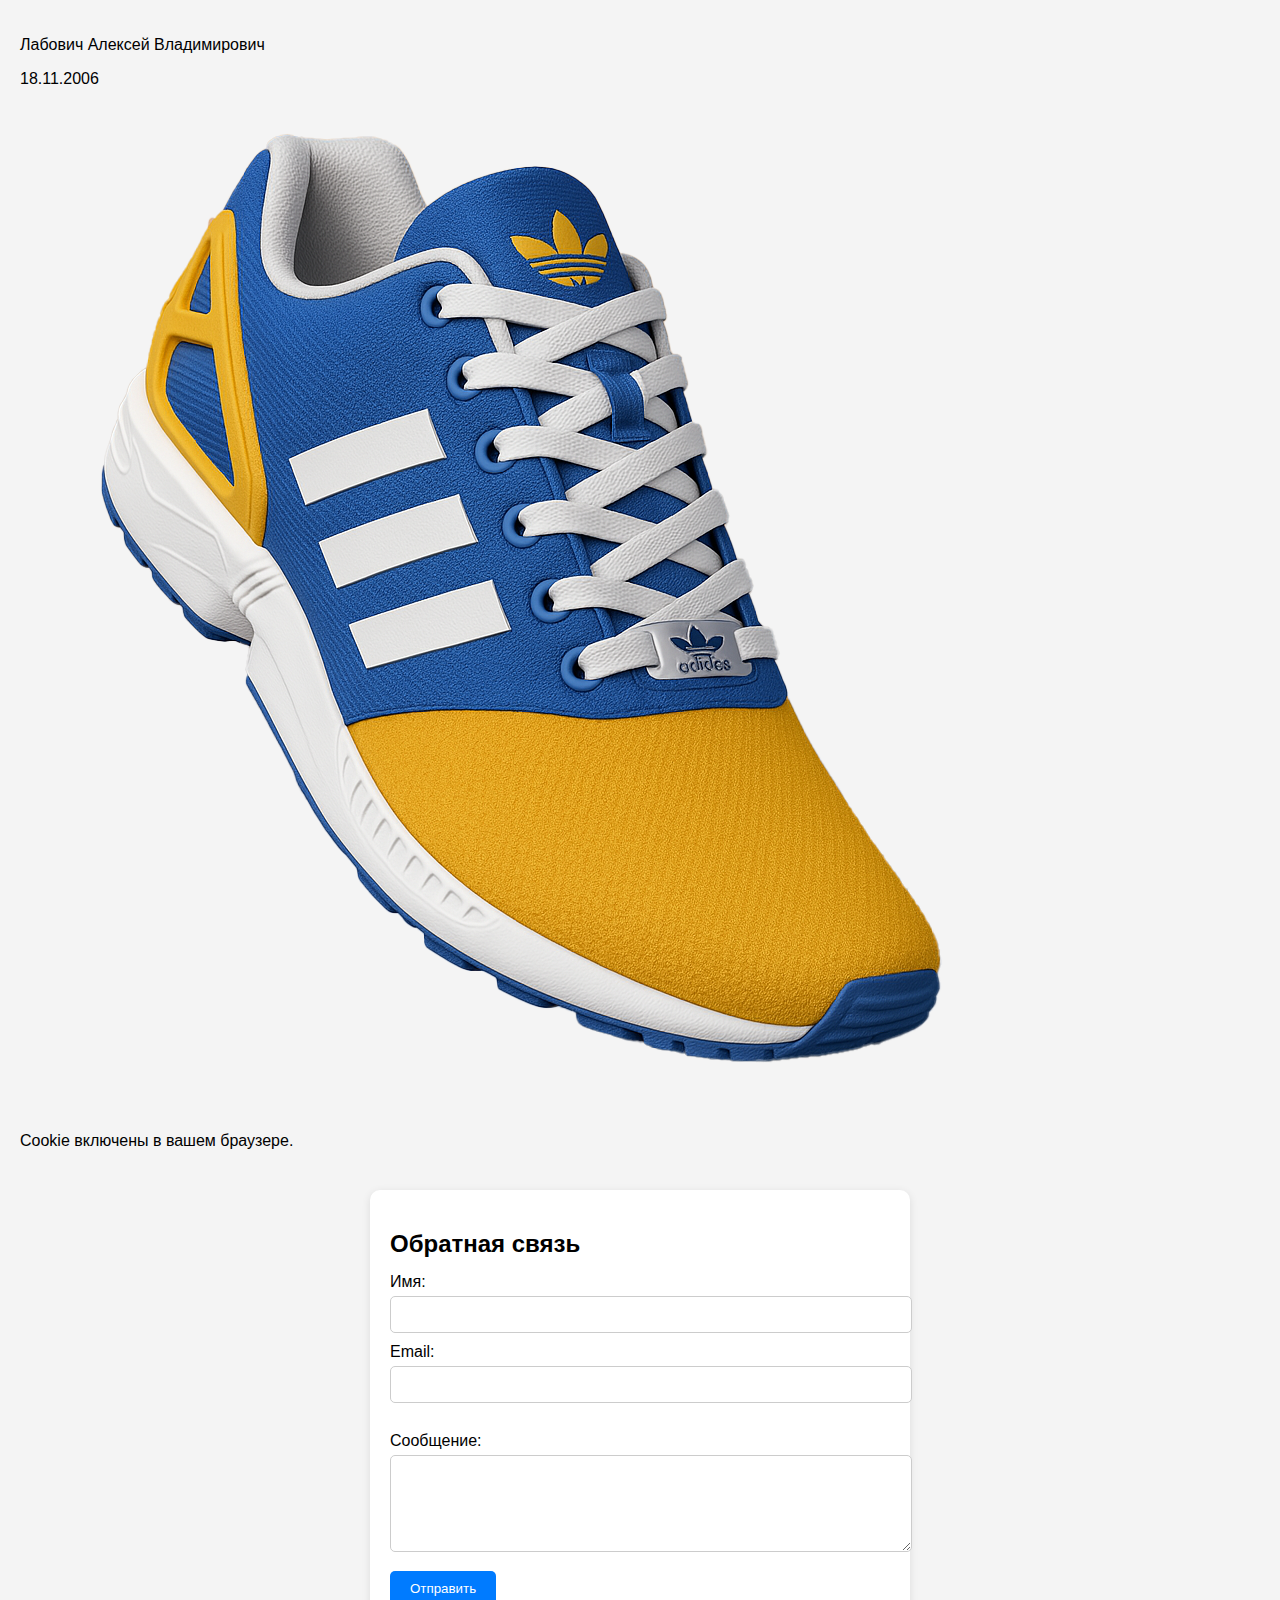
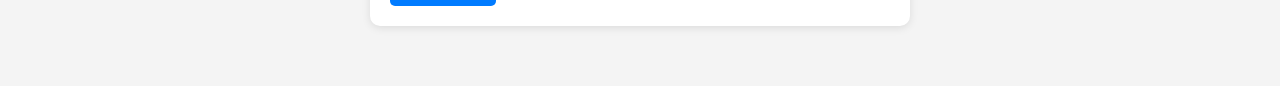
<file: js.html>
<!DOCTYPE html>
<html lang="ru">
<head>
  <meta charset="UTF-8" />
  <title>Подготовительное задание</title>
  <style>
    .invalid {
      border: 2px solid red;
      background-color: #ffe5e5;
    }
    .tooltip {
      color: red;
      font-size: 12px;
      margin-top: 5px;
      height: 14px;
    }
    body {
      font-family: Arial, sans-serif;
      background-color: #f4f4f4;
      margin: 0;
      padding: 20px;
    }
    .product-section {
      background-color: #fff;
      padding: 20px;
      border-radius: 10px;
      max-width: 400px;
      margin: 20px auto;
      box-shadow: 0 2px 8px rgba(0,0,0,0.1);
    }
    .product-section img {
      width: 100%;
      border-radius: 10px;
    }
    .product-section h3 {
      margin-top: 10px;
      font-size: 1.2em;
    }
    .product-section p {
      color: #555;
    }
    .feedback-form {
      background-color: #fff;
      padding: 20px;
      margin: 40px auto;
      max-width: 500px;
      border-radius: 10px;
      box-shadow: 0 2px 8px rgba(0,0,0,0.1);
    }
    .feedback-form h2 {
      margin-bottom: 15px;
    }
    .feedback-form label {
      display: block;
      margin: 10px 0 5px;
    }
    .feedback-form input, .feedback-form textarea {
      width: 100%;
      padding: 10px;
      border-radius: 5px;
      border: 1px solid #ccc;
      resize: vertical;
    }
    .feedback-form button {
      margin-top: 15px;
      padding: 10px 20px;
      background-color: #007bff;
      border: none;
      color: #fff;
      border-radius: 5px;
      cursor: pointer;
    }
    .feedback-form button:hover {
      background-color: #0056b3;
    }
  </style>
</head>
<body>
  <p id="fio">Лабович Алексей Владимирович</p>
  <div id="birthdate">18.11.2006</div>
  <img src="Кроссовок.png" alt="Пример изображения" />
  <p id="cookieInfo"></p>

  <!-- Feedback Form -->
  <div class="feedback-form">
    <h2>Обратная связь</h2>
    <form id="userForm" novalidate>
      <label for="name">Имя:</label>
      <input type="text" id="name" name="name" required />

      <label for="email">Email:</label>
      <input type="email" id="email" name="email" maxlength="30" required />
      <div class="tooltip" id="emailError"></div>

      <label for="message">Сообщение:</label>
      <textarea id="message" name="message" rows="5" required></textarea>

      <button type="submit">Отправить</button>
    </form>
  </div>

  <script>
    document.addEventListener('DOMContentLoaded', () => {
      // === 1. Размер документа и вывод каждые 5 секунд ===
      function showDocumentInfo() {
        const width = document.documentElement.scrollWidth;
        const height = document.documentElement.scrollHeight;
       //alert((`Размер документа: ${width}x${height}`));
      }
      showDocumentInfo();
      setInterval(showDocumentInfo, 5000);

      // === 2. Удаление элемента №1 при щелчке ===
      const fioElement = document.getElementById('fio');
      fioElement.addEventListener('click', () => {
        fioElement.remove();
      });

      // === 3. Стилизация элемента №2 по клику ===
      const birthdate = document.getElementById('birthdate');
      birthdate.addEventListener('click', () => {
        birthdate.style.color = 'red';
        birthdate.style.backgroundColor = 'yellow';
        birthdate.style.fontFamily = 'Arial';
        birthdate.style.fontWeight = 'bold';
        birthdate.style.fontSize = '14px';
        birthdate.style.border = '2px solid blue';
      });

      // === 4. Проверка включены ли cookie ===
      const cookieInfo = document.getElementById('cookieInfo');
      cookieInfo.textContent = navigator.cookieEnabled
        ? 'Cookie включены в вашем браузере.'
        : 'Cookie отключены в вашем браузере.';

      // === 5. Закрыть окно через 2 секунды ===
     /* setTimeout(() => {
  window.close();
}, 2000);*/

      // === 6. Валидация формы ===
      const form = document.getElementById('userForm');
      const emailInput = document.getElementById('email');
      const emailError = document.getElementById('emailError');

      form.addEventListener('submit', (e) => {
        e.preventDefault();
        let valid = true;

        emailError.textContent = '';
        emailInput.classList.remove('invalid');

        const value = emailInput.value.trim();

        if (value === '') {
          emailError.textContent = 'Поле обязательно для заполнения.';
          valid = false;
        }
        else if (value.length > 30) {
          emailError.textContent = 'Email не должен превышать 30 символов.';
          valid = false;
        }
        else {
          const allowedDomains = ['gmail.com', 'mail.ru', 'yandex.ru', 'yahoo.com', 'outlook.com'];
          const basicEmailRegex = /^[^\s@]+@[^\s@]+\.[^\s@]+$/;

          if (!basicEmailRegex.test(value)) {
            emailError.textContent = 'Введите корректный email.';
            valid = false;
          } else {
            const domain = value.split('@')[1].toLowerCase();
            if (!allowedDomains.includes(domain)) {
              emailError.textContent = `Допустимы только домены: ${allowedDomains.join(', ')}.`;
              valid = false;
            }
          }
        }

        if (!valid) {
          emailInput.classList.add('invalid');
        } else {
          alert("Форма успешно отправлена!");
          form.reset();
        }
      });
    });
  </script>

</body>
</html>
</file>
